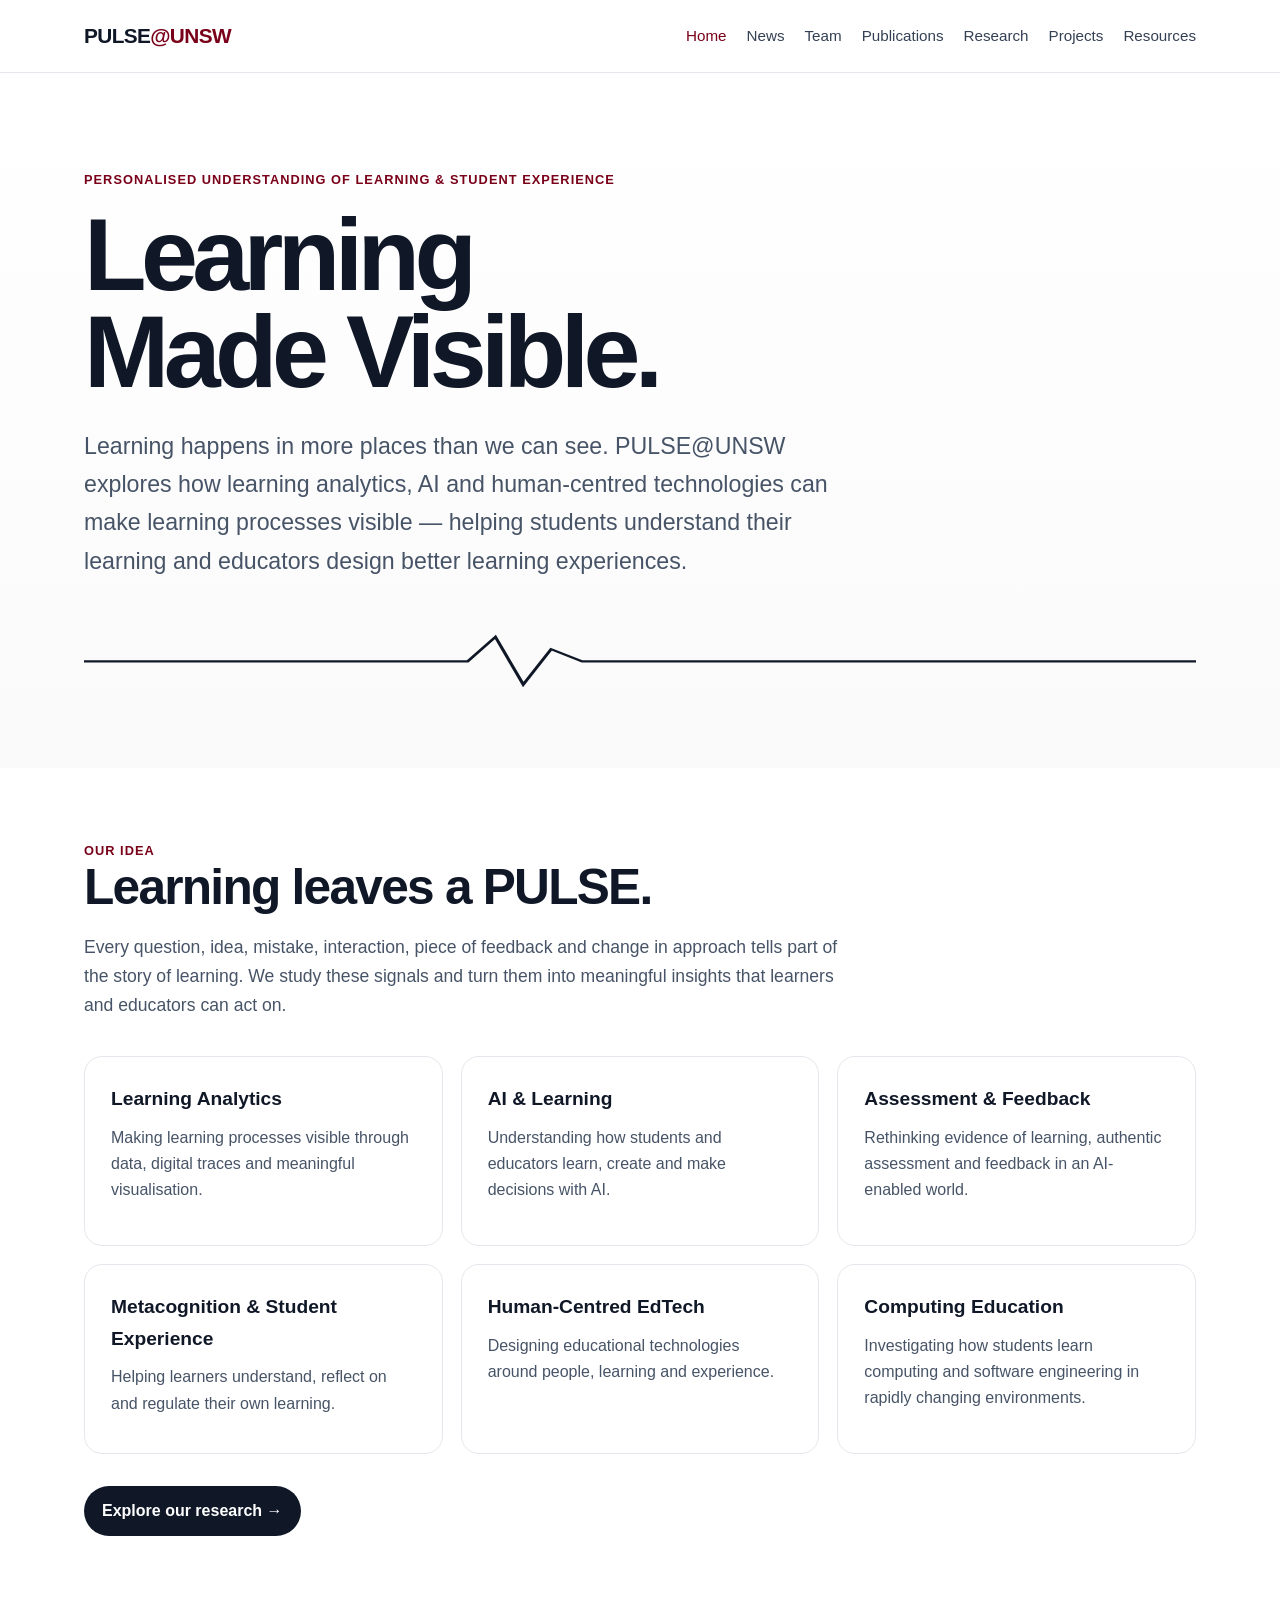
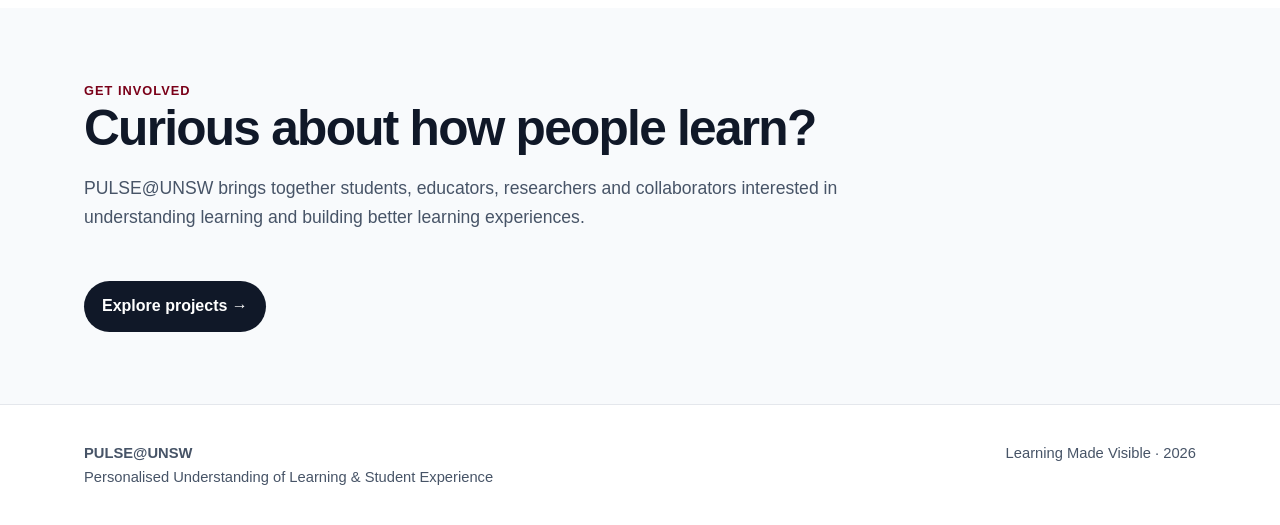
<file: index.html>
<!doctype html><html lang="en"><head><meta charset="utf-8"><meta name="viewport" content="width=device-width,initial-scale=1"><meta name="description" content="PULSE@UNSW research group — Personalised Understanding of Learning & Student Experience. Learning Made Visible."><title>Home | PULSE@UNSW</title><link rel="stylesheet" href="assets/css/style.css"></head><body><header class="nav"><div class="wrap navin"><a class="brand" href="index.html" class="active">PULSE<span>@UNSW</span></a><nav class="links"><a href="index.html" class="active">Home</a><a href="news.html">News</a><a href="team.html">Team</a><a href="publications.html">Publications</a><a href="research.html">Research</a><a href="projects.html">Projects</a><a href="resources.html">Resources</a></nav></div></header>
<main><section class="hero"><div class="wrap"><div class="eyebrow">Personalised Understanding of Learning &amp; Student Experience</div><h1>Learning<br>Made Visible.</h1><p class="lead">Learning happens in more places than we can see. PULSE@UNSW explores how learning analytics, AI and human-centred technologies can make learning processes visible — helping students understand their learning and educators design better learning experiences.</p><div class="pulse"><svg viewBox="0 0 1000 100" preserveAspectRatio="none" aria-label="pulse waveform"><path d="M0 52 L300 52 L345 52 L370 18 L395 84 L420 35 L448 52 L1000 52" fill="none" stroke="currentColor" stroke-width="3"/></svg></div></div></section><section class="section"><div class="wrap"><div class="eyebrow">Our idea</div><h2>Learning leaves a PULSE.</h2><p class="intro">Every question, idea, mistake, interaction, piece of feedback and change in approach tells part of the story of learning. We study these signals and turn them into meaningful insights that learners and educators can act on.</p><div class="grid"><article class="card"><h3>Learning Analytics</h3><p>Making learning processes visible through data, digital traces and meaningful visualisation.</p></article><article class="card"><h3>AI &amp; Learning</h3><p>Understanding how students and educators learn, create and make decisions with AI.</p></article><article class="card"><h3>Assessment &amp; Feedback</h3><p>Rethinking evidence of learning, authentic assessment and feedback in an AI-enabled world.</p></article><article class="card"><h3>Metacognition &amp; Student Experience</h3><p>Helping learners understand, reflect on and regulate their own learning.</p></article><article class="card"><h3>Human-Centred EdTech</h3><p>Designing educational technologies around people, learning and experience.</p></article><article class="card"><h3>Computing Education</h3><p>Investigating how students learn computing and software engineering in rapidly changing environments.</p></article></div><a class="cta" href="research.html">Explore our research →</a></div></section><section class="section alt"><div class="wrap"><div class="eyebrow">Get involved</div><h2>Curious about how people learn?</h2><p class="intro">PULSE@UNSW brings together students, educators, researchers and collaborators interested in understanding learning and building better learning experiences.</p><a class="cta" href="projects.html">Explore projects →</a></div></section></main><footer class="footer"><div class="wrap foot"><div><strong>PULSE@UNSW</strong><br>Personalised Understanding of Learning &amp; Student Experience</div><div>Learning Made Visible · <span id="year"></span></div></div></footer><script src="assets/js/main.js"></script>
</body></html>
</file>
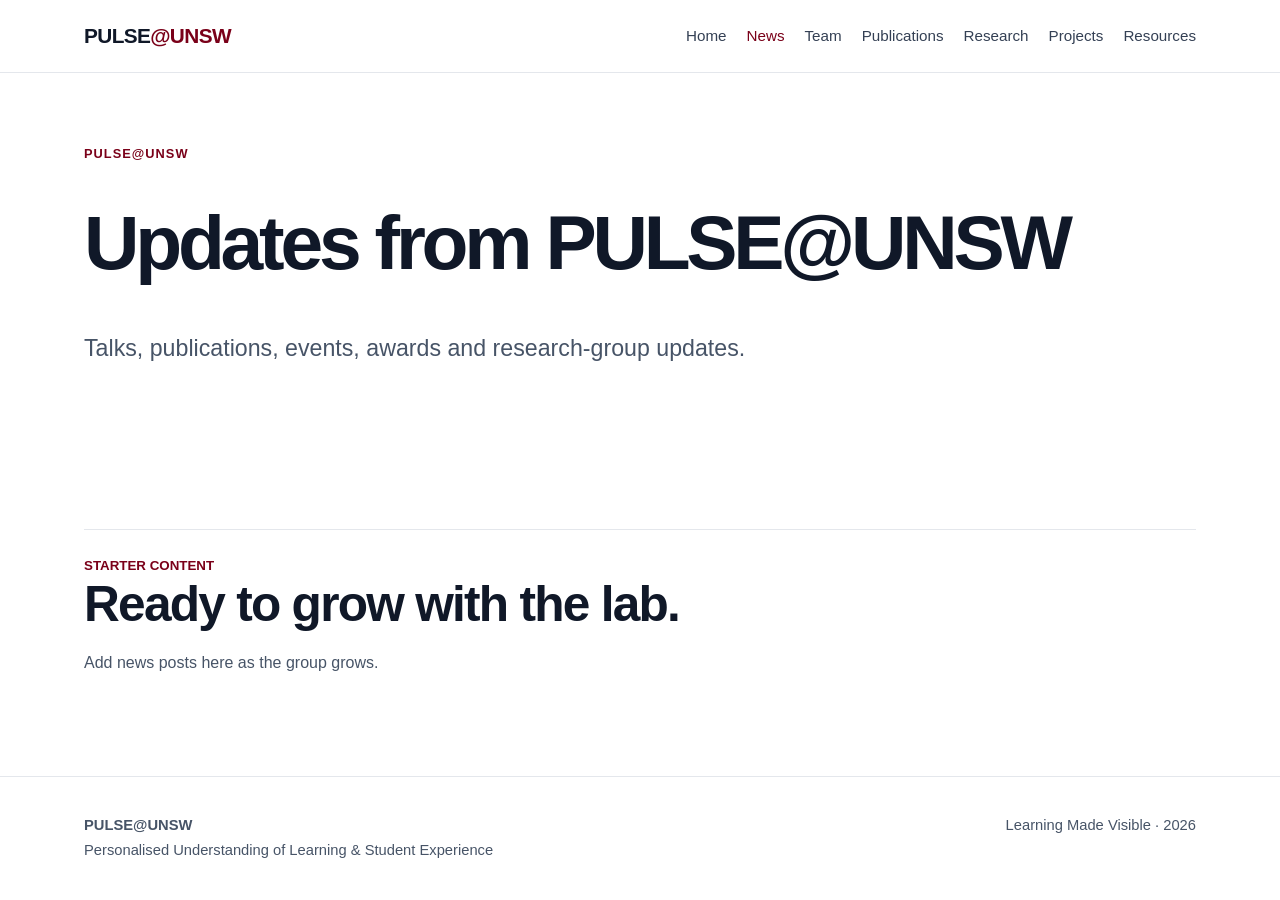
<file: news.html>
<!doctype html><html lang="en"><head><meta charset="utf-8"><meta name="viewport" content="width=device-width,initial-scale=1"><meta name="description" content="PULSE@UNSW research group — Personalised Understanding of Learning & Student Experience. Learning Made Visible."><title>News | PULSE@UNSW</title><link rel="stylesheet" href="assets/css/style.css"></head><body><header class="nav"><div class="wrap navin"><a class="brand" href="index.html">PULSE<span>@UNSW</span></a><nav class="links"><a href="index.html">Home</a><a href="news.html" class="active">News</a><a href="team.html">Team</a><a href="publications.html">Publications</a><a href="research.html">Research</a><a href="projects.html">Projects</a><a href="resources.html">Resources</a></nav></div></header>
<main><section class="pagehead"><div class="wrap"><div class="eyebrow">PULSE@UNSW</div><h1>Updates from PULSE@UNSW</h1><p class="lead">Talks, publications, events, awards and research-group updates.</p></div></section><section class="section"><div class="wrap"><div class="list"><article class="item"><small>STARTER CONTENT</small><h2>Ready to grow with the lab.</h2><p>Add news posts here as the group grows.</p></article></div></div></section></main><footer class="footer"><div class="wrap foot"><div><strong>PULSE@UNSW</strong><br>Personalised Understanding of Learning &amp; Student Experience</div><div>Learning Made Visible · <span id="year"></span></div></div></footer><script src="assets/js/main.js"></script>
</body></html>
</file>
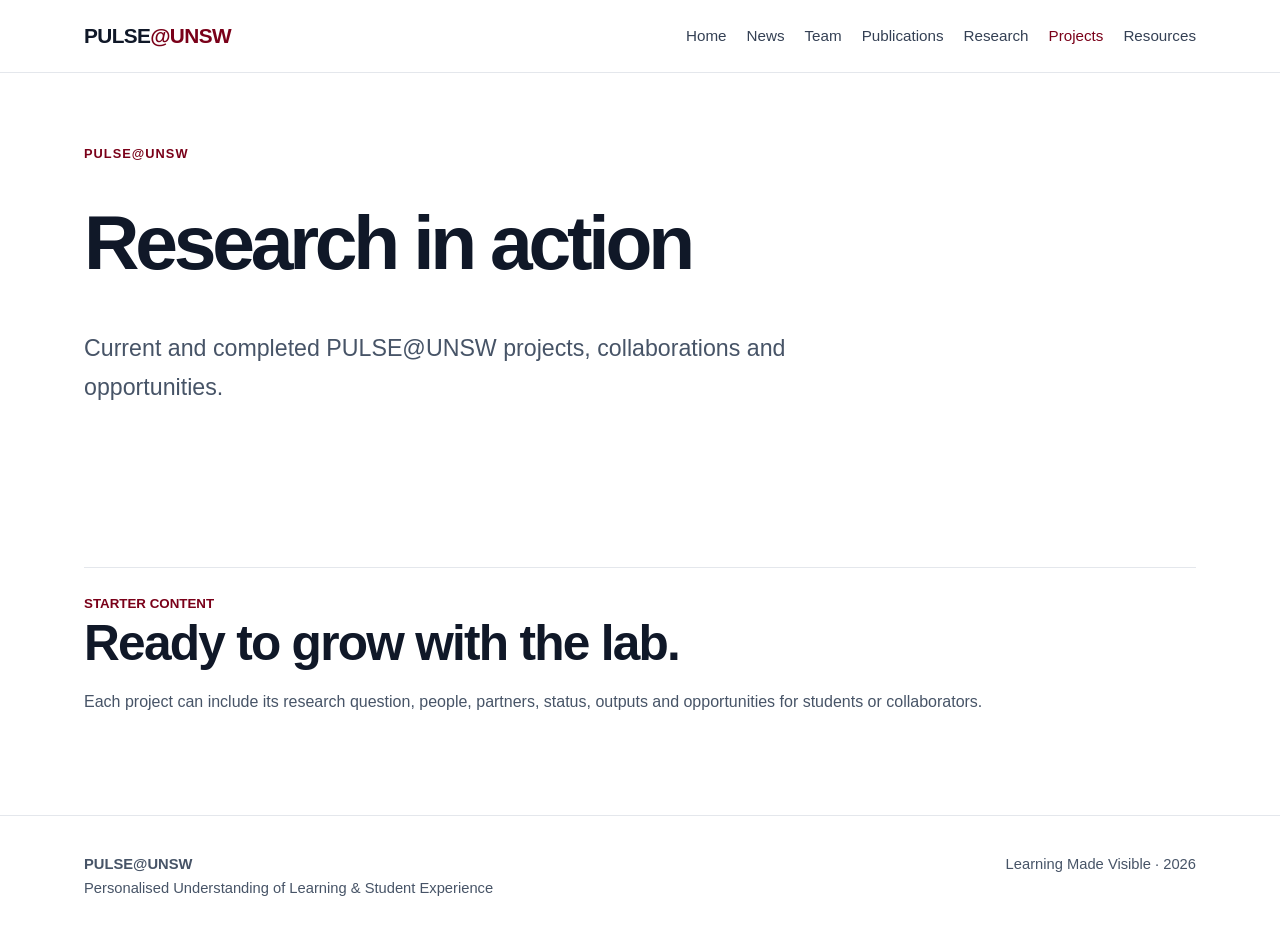
<file: projects.html>
<!doctype html><html lang="en"><head><meta charset="utf-8"><meta name="viewport" content="width=device-width,initial-scale=1"><meta name="description" content="PULSE@UNSW research group — Personalised Understanding of Learning & Student Experience. Learning Made Visible."><title>Projects | PULSE@UNSW</title><link rel="stylesheet" href="assets/css/style.css"></head><body><header class="nav"><div class="wrap navin"><a class="brand" href="index.html">PULSE<span>@UNSW</span></a><nav class="links"><a href="index.html">Home</a><a href="news.html">News</a><a href="team.html">Team</a><a href="publications.html">Publications</a><a href="research.html">Research</a><a href="projects.html" class="active">Projects</a><a href="resources.html">Resources</a></nav></div></header>
<main><section class="pagehead"><div class="wrap"><div class="eyebrow">PULSE@UNSW</div><h1>Research in action</h1><p class="lead">Current and completed PULSE@UNSW projects, collaborations and opportunities.</p></div></section><section class="section"><div class="wrap"><div class="list"><article class="item"><small>STARTER CONTENT</small><h2>Ready to grow with the lab.</h2><p>Each project can include its research question, people, partners, status, outputs and opportunities for students or collaborators.</p></article></div></div></section></main><footer class="footer"><div class="wrap foot"><div><strong>PULSE@UNSW</strong><br>Personalised Understanding of Learning &amp; Student Experience</div><div>Learning Made Visible · <span id="year"></span></div></div></footer><script src="assets/js/main.js"></script>
</body></html>
</file>
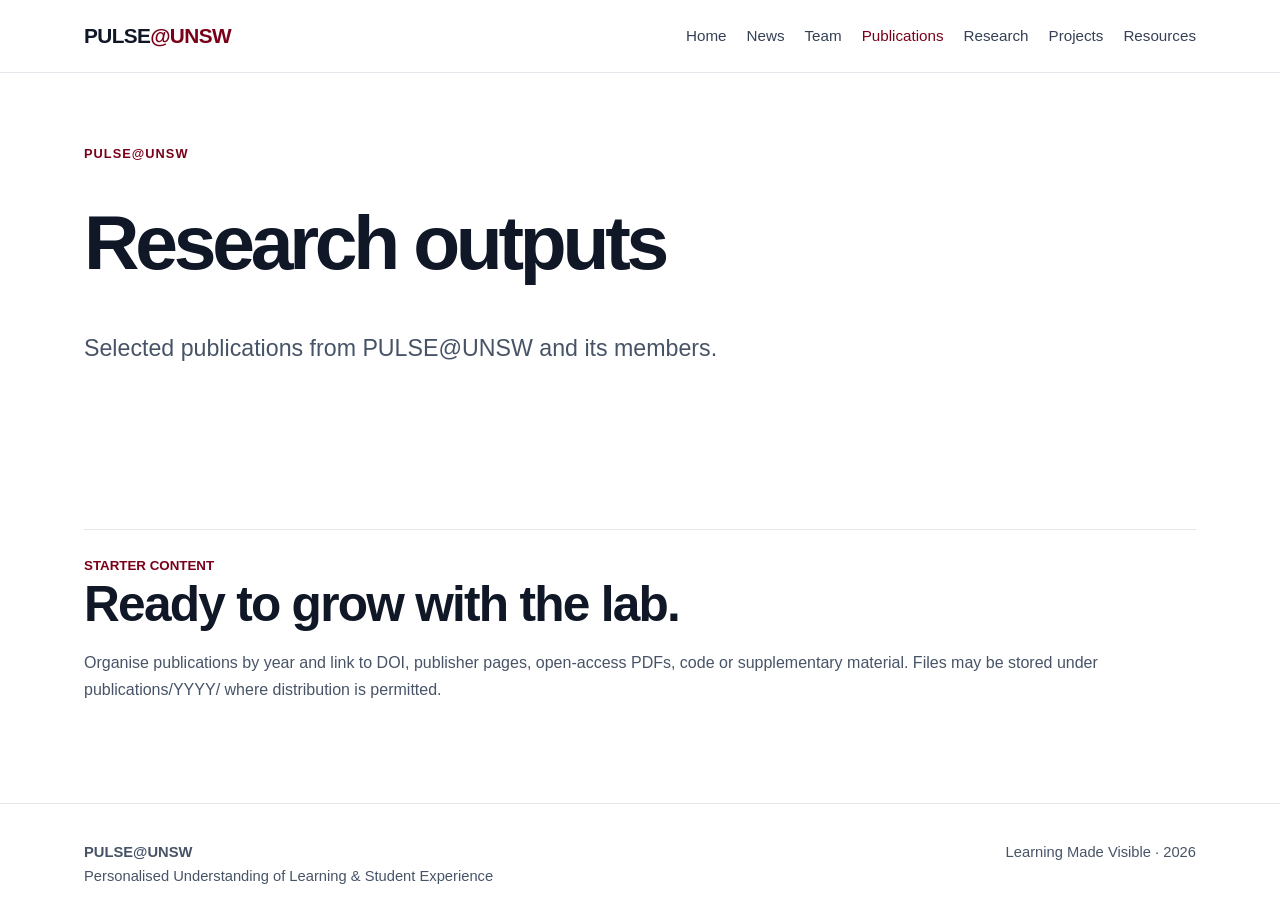
<file: publications.html>
<!doctype html><html lang="en"><head><meta charset="utf-8"><meta name="viewport" content="width=device-width,initial-scale=1"><meta name="description" content="PULSE@UNSW research group — Personalised Understanding of Learning & Student Experience. Learning Made Visible."><title>Publications | PULSE@UNSW</title><link rel="stylesheet" href="assets/css/style.css"></head><body><header class="nav"><div class="wrap navin"><a class="brand" href="index.html">PULSE<span>@UNSW</span></a><nav class="links"><a href="index.html">Home</a><a href="news.html">News</a><a href="team.html">Team</a><a href="publications.html" class="active">Publications</a><a href="research.html">Research</a><a href="projects.html">Projects</a><a href="resources.html">Resources</a></nav></div></header>
<main><section class="pagehead"><div class="wrap"><div class="eyebrow">PULSE@UNSW</div><h1>Research outputs</h1><p class="lead">Selected publications from PULSE@UNSW and its members.</p></div></section><section class="section"><div class="wrap"><div class="list"><article class="item"><small>STARTER CONTENT</small><h2>Ready to grow with the lab.</h2><p>Organise publications by year and link to DOI, publisher pages, open-access PDFs, code or supplementary material. Files may be stored under publications/YYYY/ where distribution is permitted.</p></article></div></div></section></main><footer class="footer"><div class="wrap foot"><div><strong>PULSE@UNSW</strong><br>Personalised Understanding of Learning &amp; Student Experience</div><div>Learning Made Visible · <span id="year"></span></div></div></footer><script src="assets/js/main.js"></script>
</body></html>
</file>
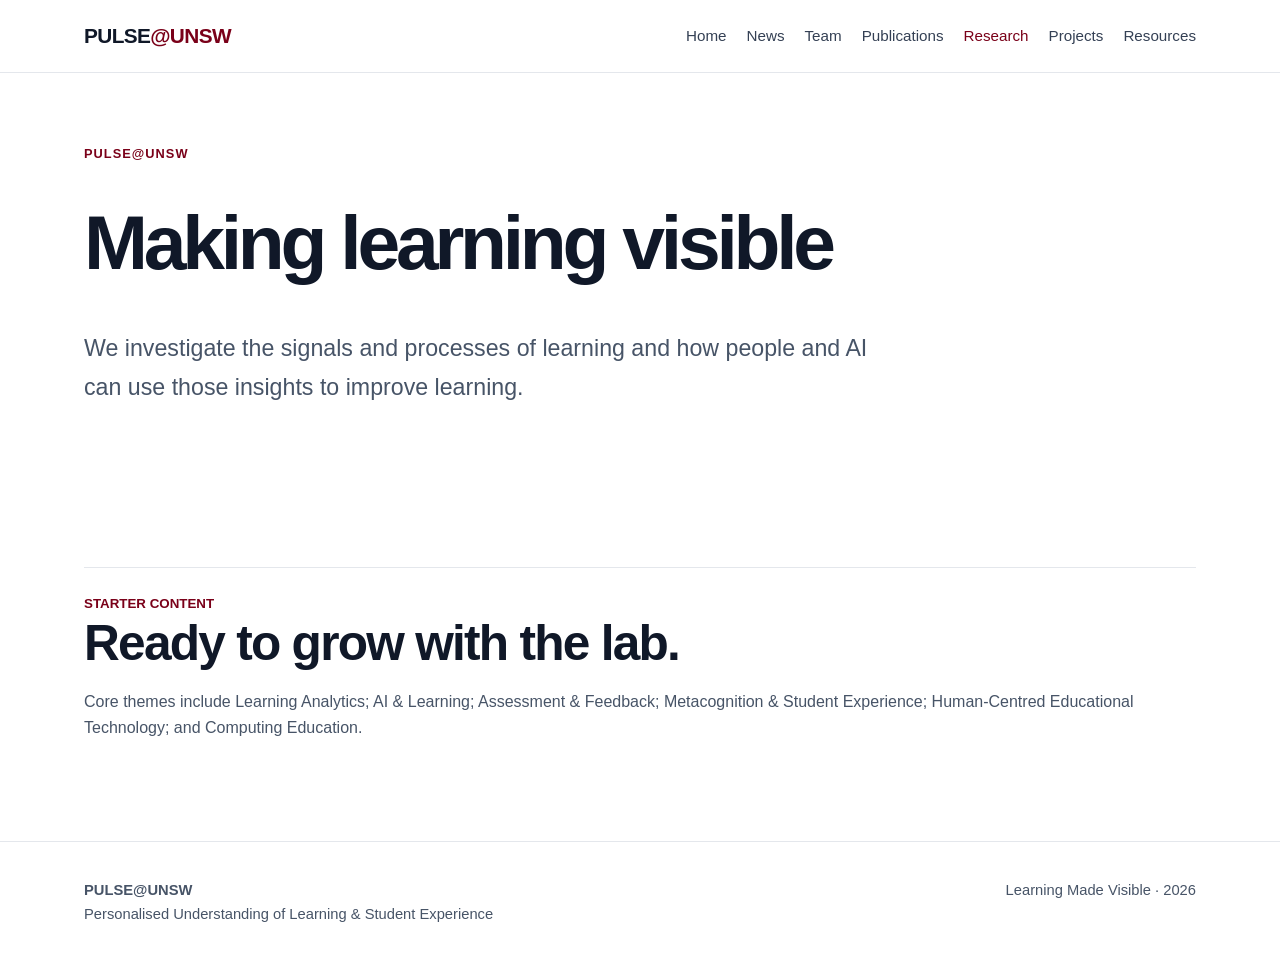
<file: research.html>
<!doctype html><html lang="en"><head><meta charset="utf-8"><meta name="viewport" content="width=device-width,initial-scale=1"><meta name="description" content="PULSE@UNSW research group — Personalised Understanding of Learning & Student Experience. Learning Made Visible."><title>Research | PULSE@UNSW</title><link rel="stylesheet" href="assets/css/style.css"></head><body><header class="nav"><div class="wrap navin"><a class="brand" href="index.html">PULSE<span>@UNSW</span></a><nav class="links"><a href="index.html">Home</a><a href="news.html">News</a><a href="team.html">Team</a><a href="publications.html">Publications</a><a href="research.html" class="active">Research</a><a href="projects.html">Projects</a><a href="resources.html">Resources</a></nav></div></header>
<main><section class="pagehead"><div class="wrap"><div class="eyebrow">PULSE@UNSW</div><h1>Making learning visible</h1><p class="lead">We investigate the signals and processes of learning and how people and AI can use those insights to improve learning.</p></div></section><section class="section"><div class="wrap"><div class="list"><article class="item"><small>STARTER CONTENT</small><h2>Ready to grow with the lab.</h2><p>Core themes include Learning Analytics; AI & Learning; Assessment & Feedback; Metacognition & Student Experience; Human-Centred Educational Technology; and Computing Education.</p></article></div></div></section></main><footer class="footer"><div class="wrap foot"><div><strong>PULSE@UNSW</strong><br>Personalised Understanding of Learning &amp; Student Experience</div><div>Learning Made Visible · <span id="year"></span></div></div></footer><script src="assets/js/main.js"></script>
</body></html>
</file>
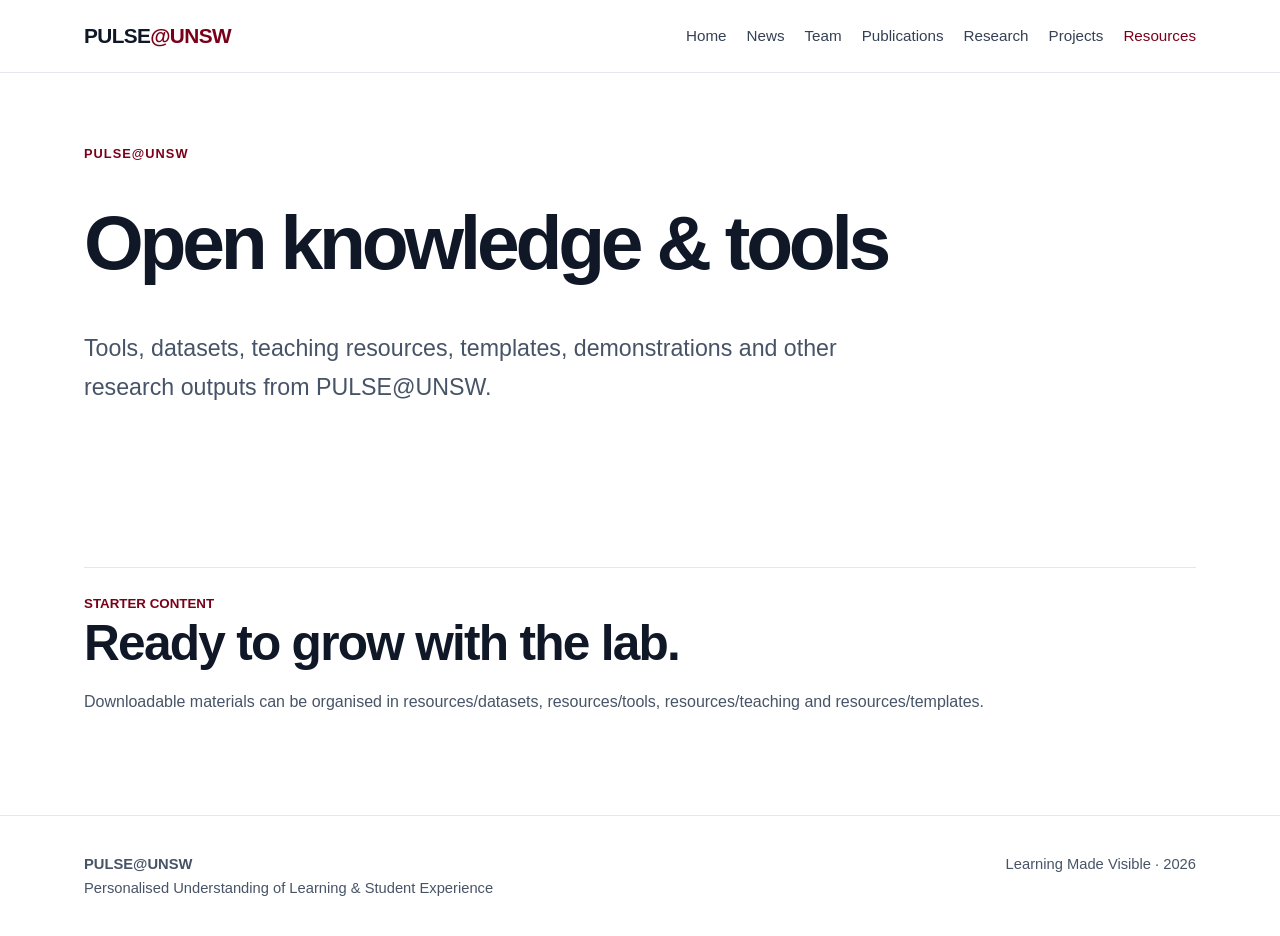
<file: resources.html>
<!doctype html><html lang="en"><head><meta charset="utf-8"><meta name="viewport" content="width=device-width,initial-scale=1"><meta name="description" content="PULSE@UNSW research group — Personalised Understanding of Learning & Student Experience. Learning Made Visible."><title>Resources | PULSE@UNSW</title><link rel="stylesheet" href="assets/css/style.css"></head><body><header class="nav"><div class="wrap navin"><a class="brand" href="index.html">PULSE<span>@UNSW</span></a><nav class="links"><a href="index.html">Home</a><a href="news.html">News</a><a href="team.html">Team</a><a href="publications.html">Publications</a><a href="research.html">Research</a><a href="projects.html">Projects</a><a href="resources.html" class="active">Resources</a></nav></div></header>
<main><section class="pagehead"><div class="wrap"><div class="eyebrow">PULSE@UNSW</div><h1>Open knowledge & tools</h1><p class="lead">Tools, datasets, teaching resources, templates, demonstrations and other research outputs from PULSE@UNSW.</p></div></section><section class="section"><div class="wrap"><div class="list"><article class="item"><small>STARTER CONTENT</small><h2>Ready to grow with the lab.</h2><p>Downloadable materials can be organised in resources/datasets, resources/tools, resources/teaching and resources/templates.</p></article></div></div></section></main><footer class="footer"><div class="wrap foot"><div><strong>PULSE@UNSW</strong><br>Personalised Understanding of Learning &amp; Student Experience</div><div>Learning Made Visible · <span id="year"></span></div></div></footer><script src="assets/js/main.js"></script>
</body></html>
</file>
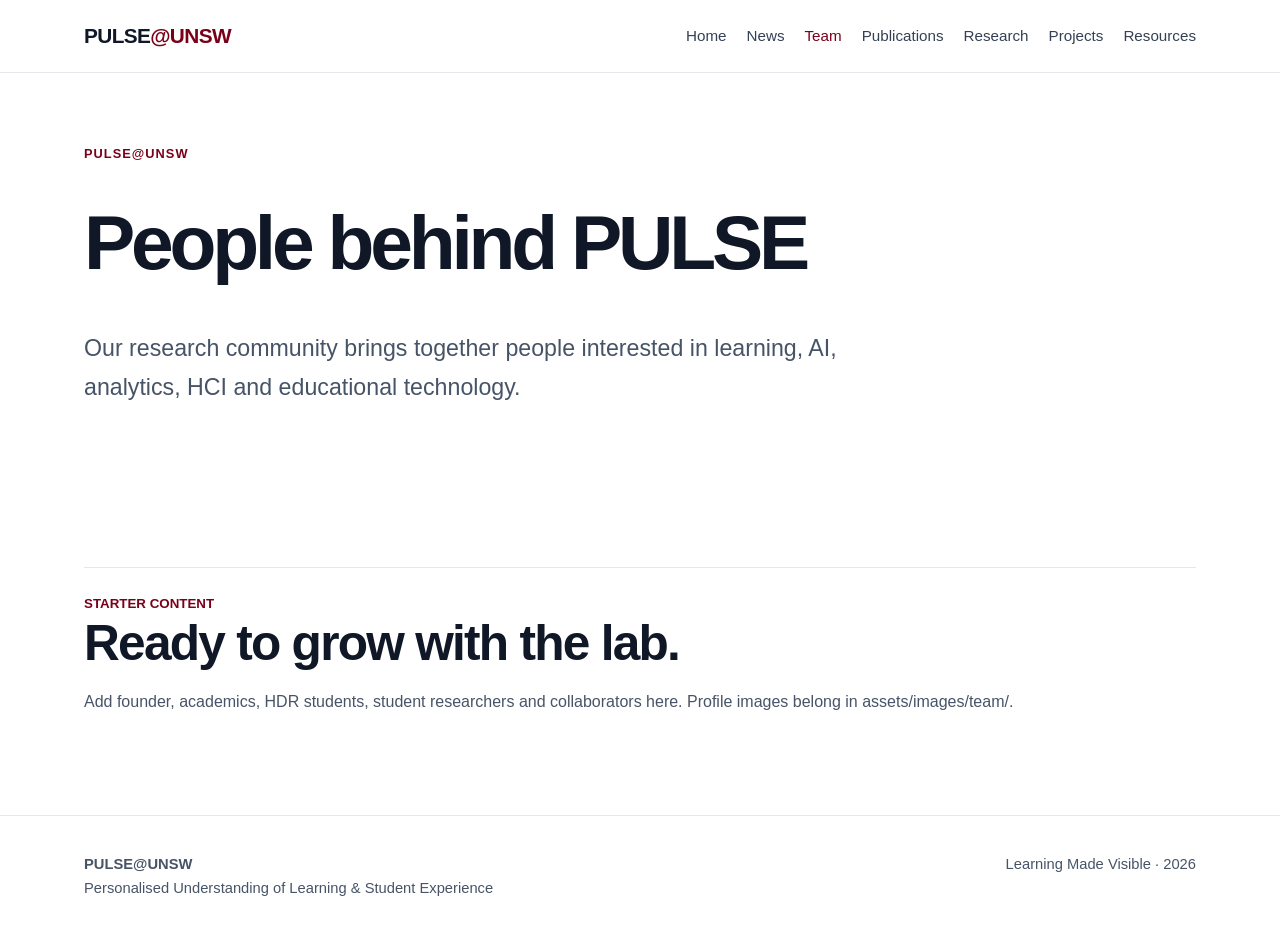
<file: team.html>
<!doctype html><html lang="en"><head><meta charset="utf-8"><meta name="viewport" content="width=device-width,initial-scale=1"><meta name="description" content="PULSE@UNSW research group — Personalised Understanding of Learning & Student Experience. Learning Made Visible."><title>Team | PULSE@UNSW</title><link rel="stylesheet" href="assets/css/style.css"></head><body><header class="nav"><div class="wrap navin"><a class="brand" href="index.html">PULSE<span>@UNSW</span></a><nav class="links"><a href="index.html">Home</a><a href="news.html">News</a><a href="team.html" class="active">Team</a><a href="publications.html">Publications</a><a href="research.html">Research</a><a href="projects.html">Projects</a><a href="resources.html">Resources</a></nav></div></header>
<main><section class="pagehead"><div class="wrap"><div class="eyebrow">PULSE@UNSW</div><h1>People behind PULSE</h1><p class="lead">Our research community brings together people interested in learning, AI, analytics, HCI and educational technology.</p></div></section><section class="section"><div class="wrap"><div class="list"><article class="item"><small>STARTER CONTENT</small><h2>Ready to grow with the lab.</h2><p>Add founder, academics, HDR students, student researchers and collaborators here. Profile images belong in assets/images/team/.</p></article></div></div></section></main><footer class="footer"><div class="wrap foot"><div><strong>PULSE@UNSW</strong><br>Personalised Understanding of Learning &amp; Student Experience</div><div>Learning Made Visible · <span id="year"></span></div></div></footer><script src="assets/js/main.js"></script>
</body></html>
</file>
<file: assets/css/style.css>
:root{--ink:#101828;--muted:#475467;--line:#e4e7ec;--bg:#fff;--soft:#f8fafc;--accent:#7a0019;--max:1160px}*{box-sizing:border-box}html{scroll-behavior:smooth}body{margin:0;font-family:-apple-system,BlinkMacSystemFont,"SF Pro Text","SF Pro Display","Segoe UI",Roboto,Helvetica,Arial,sans-serif;color:var(--ink);background:var(--bg);line-height:1.65}a{color:inherit;text-decoration:none}.wrap{max-width:var(--max);margin:auto;padding:0 24px}.nav{position:sticky;top:0;z-index:10;background:rgba(255,255,255,.94);backdrop-filter:blur(12px);border-bottom:1px solid var(--line)}.navin{height:72px;display:flex;align-items:center;justify-content:space-between;gap:24px}.brand{font-weight:700;letter-spacing:-.03em;font-size:1.3rem}.brand span{color:var(--accent)}.links{display:flex;gap:20px;font-size:.95rem;color:#344054}.links a:hover,.links a.active{color:var(--accent)}.hero{padding:96px 0 72px;background:linear-gradient(180deg,#fff 0%,#fafafa 100%)}.eyebrow{font-weight:750;color:var(--accent);letter-spacing:.08em;text-transform:uppercase;font-size:.8rem}.hero h1{font-size:clamp(3rem,8vw,6.4rem);line-height:.95;font-weight:700;letter-spacing:-.055em;margin:16px 0 26px;max-width:900px}.lead{font-size:clamp(1.15rem,2vw,1.45rem);max-width:790px;color:var(--muted)}.pulse{margin-top:44px;height:72px;display:flex;align-items:center;overflow:hidden}.pulse svg{width:100%;height:100%}.section{padding:72px 0}.section.alt{background:var(--soft)}h2{font-size:clamp(2rem,4vw,3.1rem);font-weight:700;letter-spacing:-.035em;line-height:1.05;margin:0 0 20px}.intro{max-width:760px;color:var(--muted);font-size:1.1rem}.grid{display:grid;grid-template-columns:repeat(3,1fr);gap:18px;margin-top:36px}.card{border:1px solid var(--line);border-radius:18px;padding:26px;background:#fff;min-height:190px}.card h3{margin:0 0 10px;font-size:1.2rem}.card p{color:var(--muted);margin:0}.cta{margin-top:32px;display:inline-block;padding:12px 18px;border-radius:999px;background:var(--ink);color:#fff;font-weight:700}.pagehead{padding:70px 0 36px}.pagehead h1{font-size:clamp(2.8rem,6vw,5rem);letter-spacing:-.055em;margin:.2em 0}.list{display:grid;gap:14px;margin-top:30px}.item{padding:22px 0;border-top:1px solid var(--line)}.item small{color:var(--accent);font-weight:700}.item p{color:var(--muted);margin:.35em 0}.footer{border-top:1px solid var(--line);padding:36px 0;color:var(--muted);font-size:.92rem}.foot{display:flex;justify-content:space-between;gap:24px;flex-wrap:wrap}@media(max-width:800px){.links{display:none}.hero{padding-top:70px}.grid{grid-template-columns:1fr}.section{padding:52px 0}}
</file>
